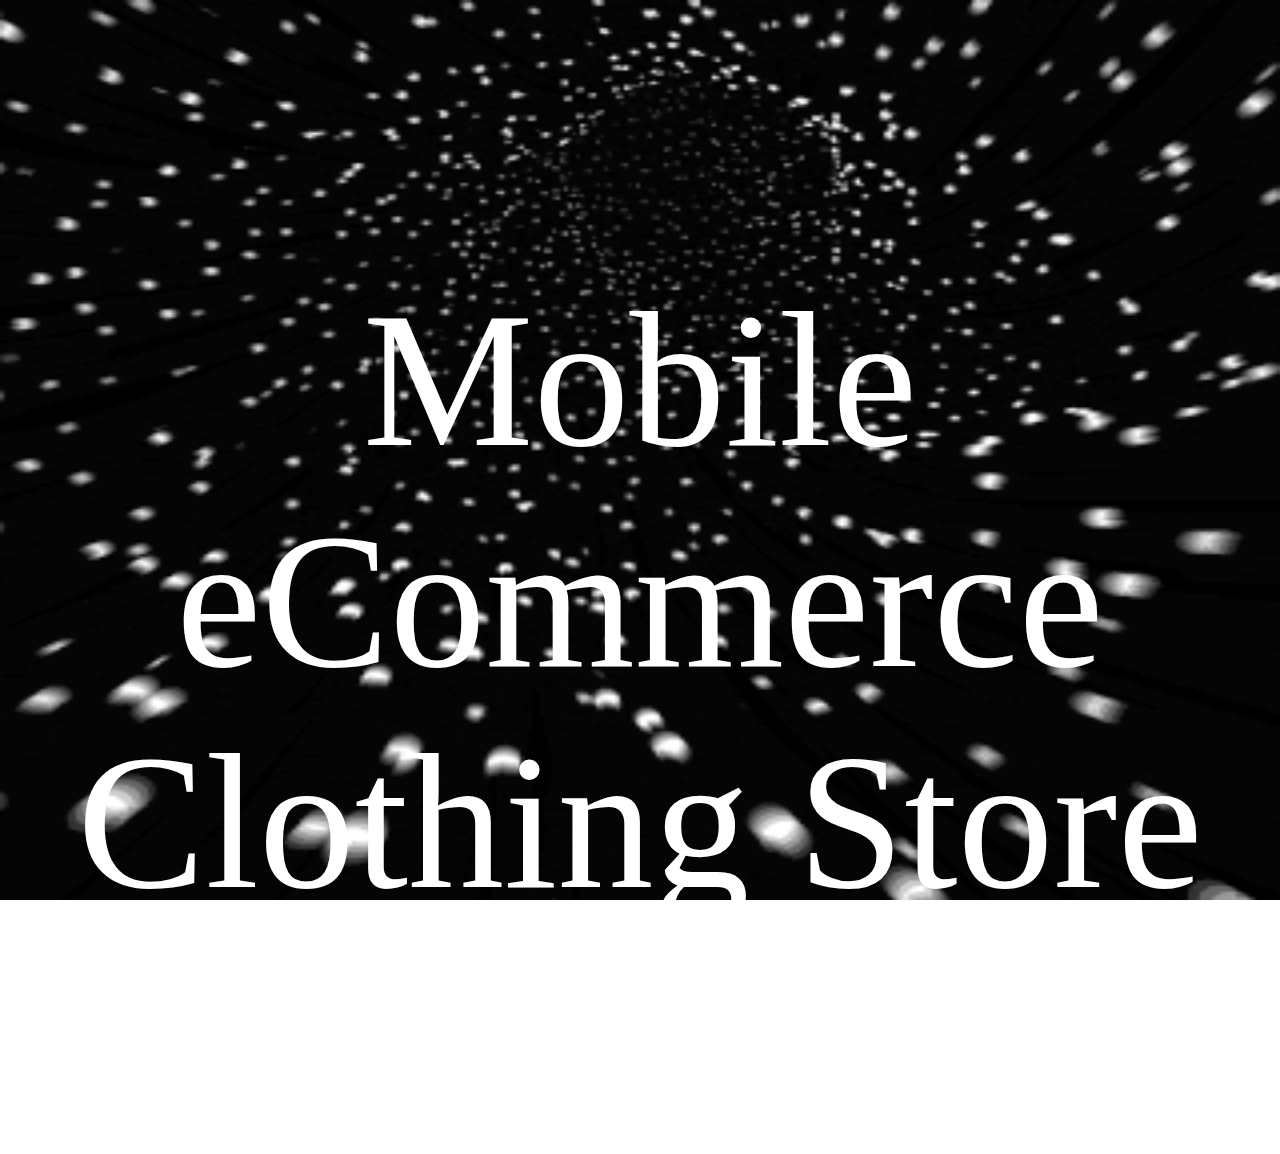
<file: index.html>
<!DOCTYPE html>
<html lang="en">
<head>
    <meta charset="UTF-8">
    <meta name="viewport" content="width=device-width, initial-scale=1.0">
    <title>Document</title>
    <link rel="stylesheet" href="src/css/style.css">
</head>
<body>
    <a class="link" href="src/views/home.html">Mobile eCommerce Clothing Store App</a>
</body>
</html>
</file>
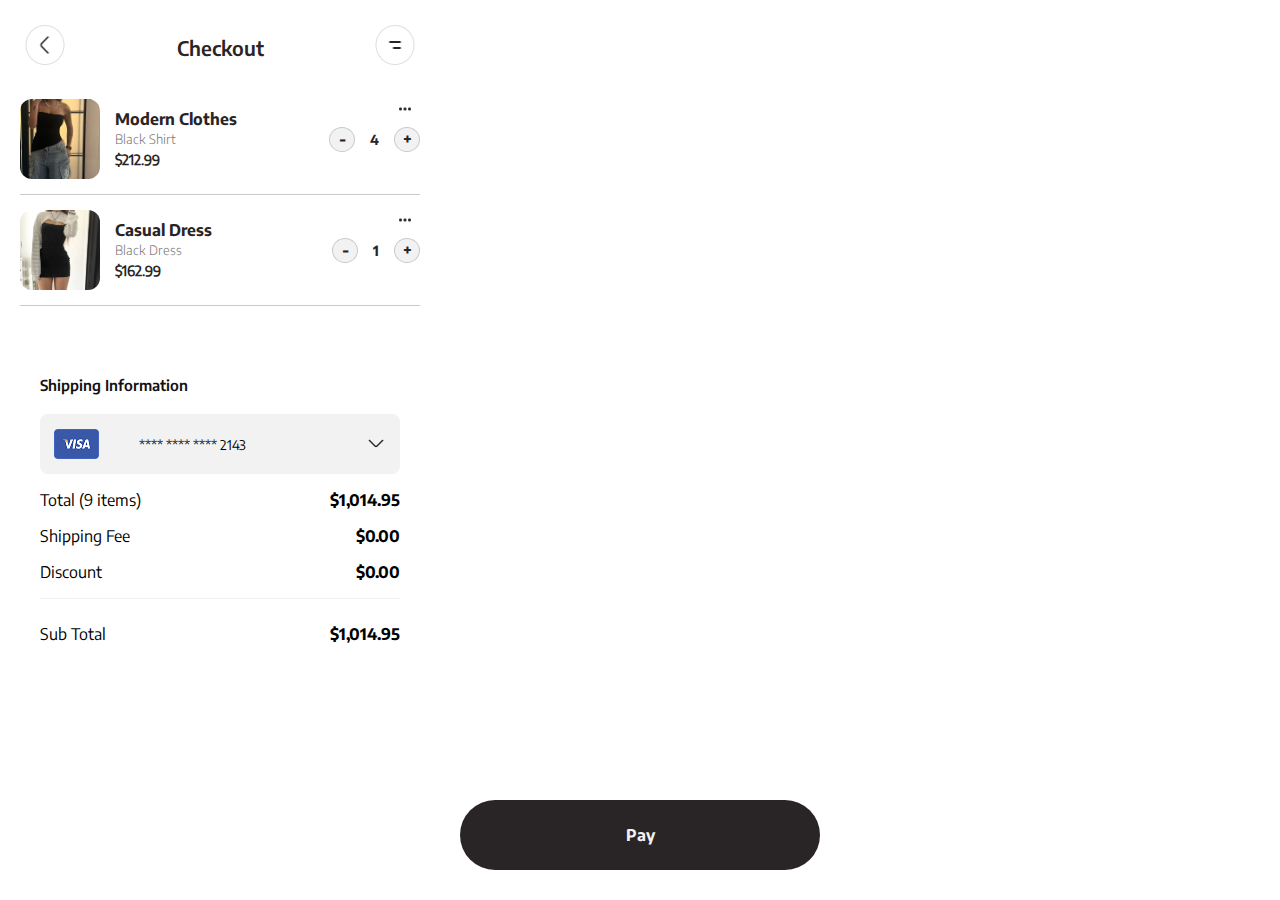
<file: src/views/checkout.html>
<!DOCTYPE html>
<html lang="en">
<head>
    <meta charset="UTF-8">
    <meta name="viewport" content="width=device-width, initial-scale=1.0">
    <title>App de Ecommerce de Ropa</title>
    <link rel="stylesheet" href="../css/checkout.css">
</head>
<body>
    <div class="checkout-container">
        <header>
            <a href="../views/detail.html" class="back-btn">
                <img src="../storage/img/checkout/back_arrow.png" alt="Back">
            </a>
            <h1>Checkout</h1>
            <a href="../views/home.html" class="menu-btn">
                <img src="../storage/img/checkout/menu.png" alt="Back">
            </a>
        </header>
    <div class="cart-items">
        <div class="item">
            <img src="../storage/img/checkout/product1.png" alt="Modern clothes">
            <div class="details">
                <h2>Modern Clothes</h2>
                <p>Black Shirt</p>
                <span class="price">$212.99</span>
            </div>
            <div class="quantity">
                <button>-</button>
                <span>4</span>
                <button>+</button>
            </div>
            <button class="options-btn">
                <img src="../storage/img/checkout/points.png" alt="Options">
            </button>
        </div>
        <div class="item">
            <img src="../storage/img/checkout/product2.png" alt="Casual Dress">
            <div class="details">
                <h2>Casual Dress</h2>
                <p>Black Dress</p>
                <span class="price">$162.99</span>
            </div>
            <div class="quantity">
                <button>-</button>
                <span>1</span>
                <button>+</button>
            </div>
            <button class="options-btn">
                <img src="../storage/img/checkout/points.png" alt="Options">
            </button>
        </div>
        <main class="main_content">
            <div class="content_wrapper">
            </div>
            <section class="shipping_information">
                <h1 class="main_section_title">Shipping Information</h1>
    
                <section class="payment_section">
                    <button class="payment_button">
                        <img src="../storage/img/checkout/visa.png" alt="Credit Card">
                        <div class="payment_button_credit">
                            <span>**** **** **** 2143</span>
                        </div>
                        <label class="custom_checkbox">
                            <img src="../storage/img/checkout/down_arrow.png" alt="">
                            <span class="checkmark"></span>
                        </label>
                    </button>
                    
                <div class="order-item">
                    <span>Total (9 items)</span>
                    <span>$1,014.95</span>
                </div>

                <div class="order-item">
                    <span>Shipping Fee</span>
                    <span>$0.00</span>
                </div>

                <div class="order-item">
                    <span>Discount</span>
                    <span>$0.00</span>
                </div>

                <div class="divider"></div>

                <div class="order-item-total">
                    <span>Sub Total</span>
                    <span>$1,014.95</span>
                </div>
            </section>
        </section>
    </main>
    <footer class="footer_section">
        <a href="Pop-up-messange.html" class="pay_now_button">Pay</a>
    </footer>
</body>
</html>
</file>
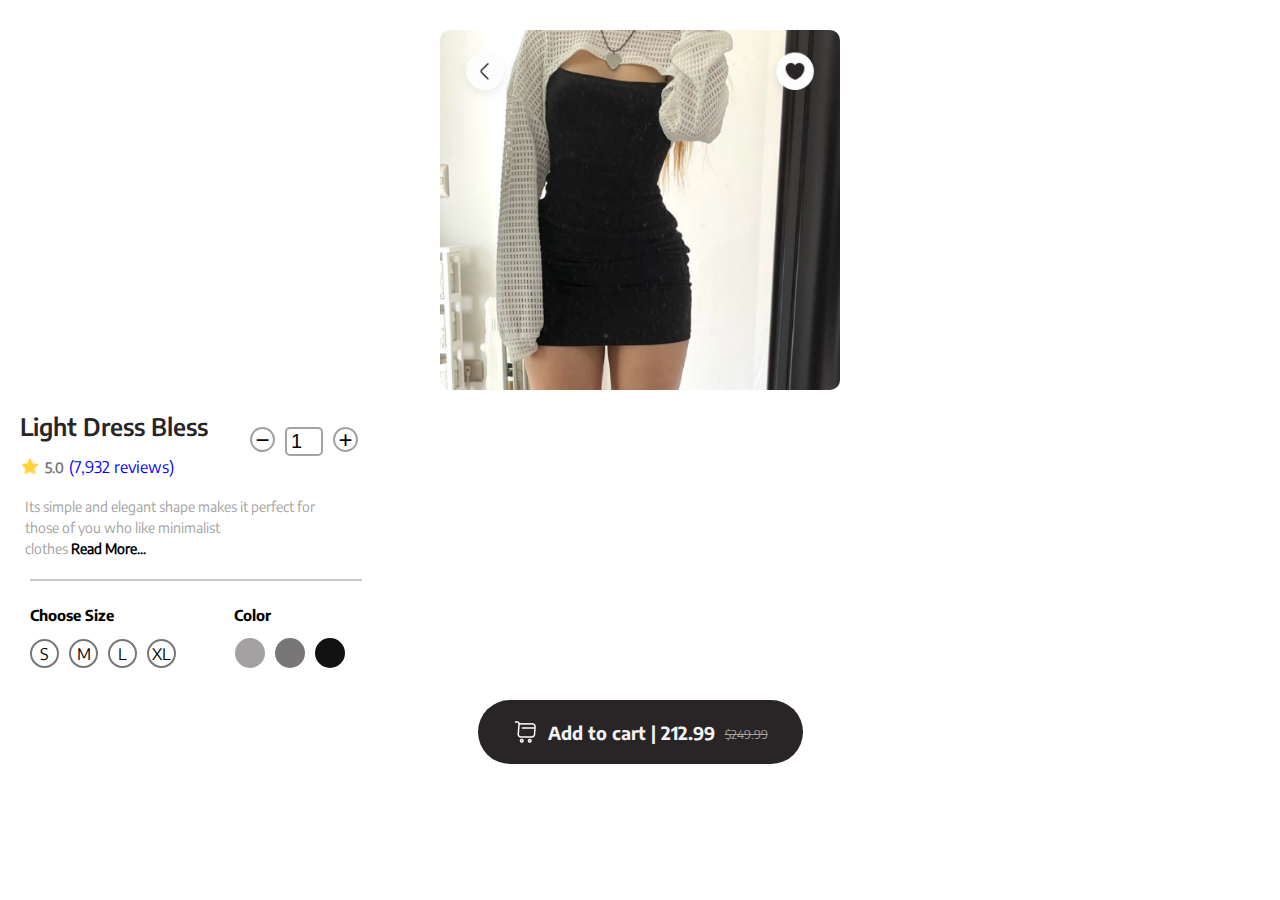
<file: src/views/detail.html>
<!DOCTYPE html>
<html lang="en">
<head>
    <meta charset="UTF-8">
    <meta name="viewport" content="width=device-width, initial-scale=1.0">
    <title>App de Ecommerce de Ropa</title>
    <link rel="stylesheet" href="../css/detail.css">
</head>
<body>
    <div class="container">
        <div class="image-container">
            <img src="../storage/img/detail/Back.png" alt="Back" class="icon back-icon">
            <img src="../storage/img/detail/heart.png" alt="Favorite" class="icon heart-icon">
            <img src="../storage/img/detail/product3.png" alt="Light Dress Bless" class="product-image">
        </div>
    </div>
</div>
<div class="content">
    <h1>Light Dress Bless</h1>
    <div class="rating">
        <img src="../storage/img/detail/star.png" alt="Star" class="star">
        <span class="rating-value">5.0</span>
        <a href="#" class="reviews">(7,932 reviews)</a>
    </div>
    <div class="counter-container">
        <button class="button">−</button>
        <input type="number" value="1" min="0" class="count">
        <button class="button">+</button>
    </div>
    <p class="description">
        Its simple and elegant shape makes it perfect for <br>those of you who like minimalist <br> clothes
        <a href="#" class="read-more">Read More...</a>
    </p>
    <hr>
    <div class="Options">
        <p>Choose Size</p>
        <p>Color</p>
    </div>
    <div class="size-container">
        <input type="radio" id="size-s" name="size" class="size-input">
        <label for="size-s" class="size-label">S</label>
        <input type="radio" id="size-m" name="size" class="size-input">
        <label for="size-m" class="size-label">M</label>
        <input type="radio" id="size-l" name="size" class="size-input">
        <label for="size-l" class="size-label">L</label>
        <input type="radio" id="size-xl" name="size" class="size-input">
        <label for="size-xl" class="size-label">XL</label>
    </div>
    <div class="color-container">
        <input type="radio" id="color1" name="color" class="color-input">
        <label for="color1" class="color-label color-gray"></label>
        <input type="radio" id="color2" name="color" class="color-input">
        <label for="color2" class="color-label color-darkgray"></label>
        <input type="radio" id="color3" name="color" class="color-input">
        <label for="color3" class="color-label color-black"></label>
    </div>
    <footer>
        <section class="total-price">
            <a href="../views/checkout.html">
                <img src="../storage/img/detail/Main_Icon.png" alt=""> Add to cart | 212.99 <samp>$249.99</samp>
            </a>
        </section>
    </footer>
</body>
</html>
</file>
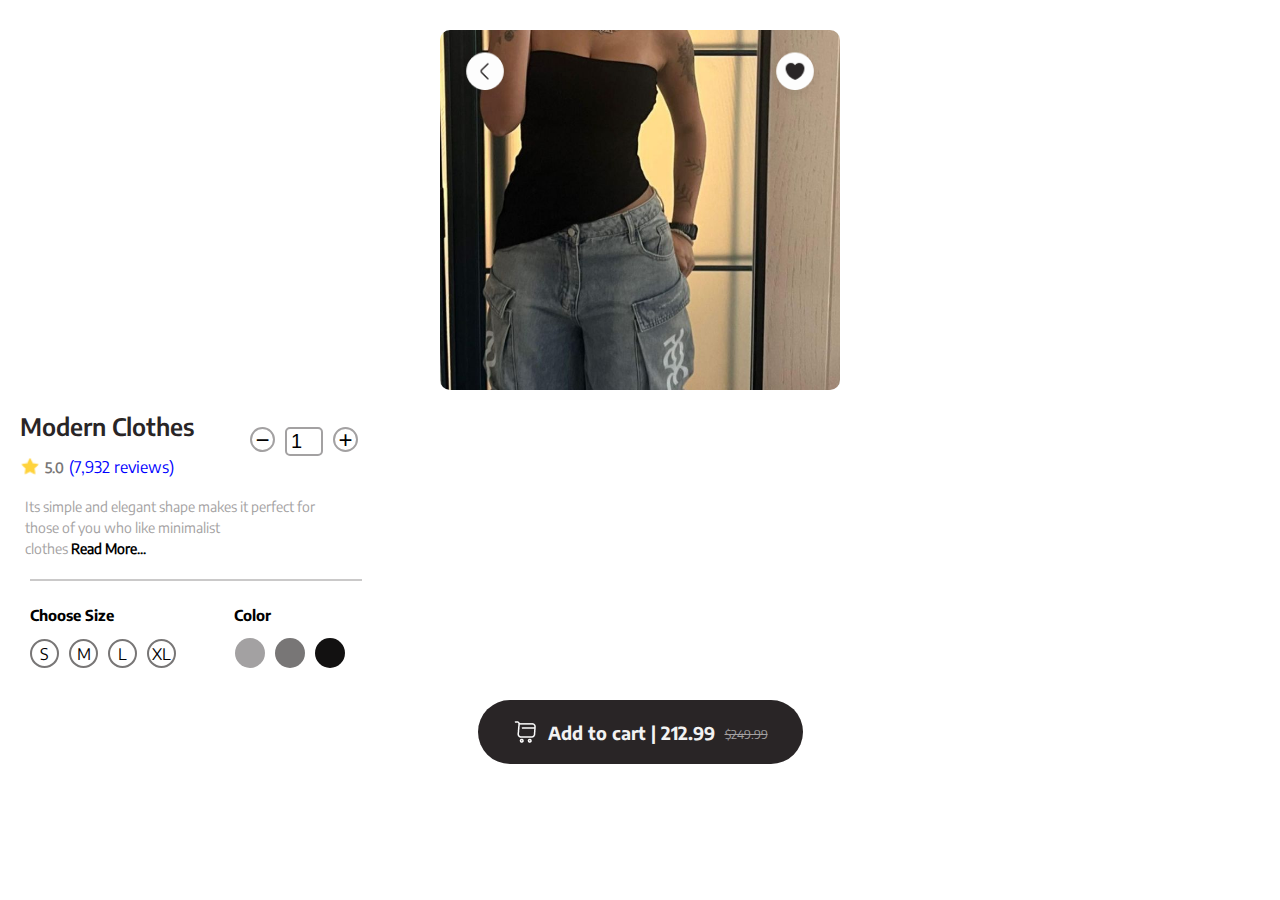
<file: src/views/detail1.html>
<!DOCTYPE html>
<html lang="en">
<head>
    <meta charset="UTF-8">
    <meta name="viewport" content="width=device-width, initial-scale=1.0">
    <title>App de Ecommerce de Ropa</title>
    <link rel="stylesheet" href="../css/detail1.css">
</head>
<body>
    <div class="container">
        <div class="image-container">
            <img src="../storage/img/detail/Back.png" alt="Back" class="icon back-icon">
            <img src="../storage/img/detail/heart.png" alt="Favorite" class="icon heart-icon">
            <img src="../storage/img/detail/product1.png" alt="Modern Clothes" class="product-image">
        </div>
    </div>
</div>
<div class="content">
    <h1>Modern Clothes</h1>
    <div class="rating">
        <img src="../storage/img/detail/star.png" alt="Star" class="star">
        <span class="rating-value">5.0</span>
        <a href="#" class="reviews">(7,932 reviews)</a>
    </div>
    <div class="counter-container">
        <button class="button">−</button>
        <input type="number" value="1" min="0" class="count">
        <button class="button">+</button>
    </div>
    <p class="description">
        Its simple and elegant shape makes it perfect for <br>those of you who like minimalist <br> clothes
        <a href="#" class="read-more">Read More...</a>
    </p>
    <hr>
    <div class="Options">
        <p>Choose Size</p>
        <p>Color</p>
    </div>
    <div class="size-container">
        <input type="radio" id="size-s" name="size" class="size-input">
        <label for="size-s" class="size-label">S</label>
        <input type="radio" id="size-m" name="size" class="size-input">
        <label for="size-m" class="size-label">M</label>
        <input type="radio" id="size-l" name="size" class="size-input">
        <label for="size-l" class="size-label">L</label>
        <input type="radio" id="size-xl" name="size" class="size-input">
        <label for="size-xl" class="size-label">XL</label>
    </div>
    <div class="color-container">
        <input type="radio" id="color1" name="color" class="color-input">
        <label for="color1" class="color-label color-gray"></label>
        <input type="radio" id="color2" name="color" class="color-input">
        <label for="color2" class="color-label color-darkgray"></label>
        <input type="radio" id="color3" name="color" class="color-input">
        <label for="color3" class="color-label color-black"></label>
    </div>
    <footer>
        <section class="total-price">
            <a href="../views/checkout.html">
                <img src="../storage/img/detail/Main_Icon.png" alt=""> Add to cart | 212.99 <samp>$249.99</samp>
            </a>
        </section>
    </footer>
</body>
</html>
</file>
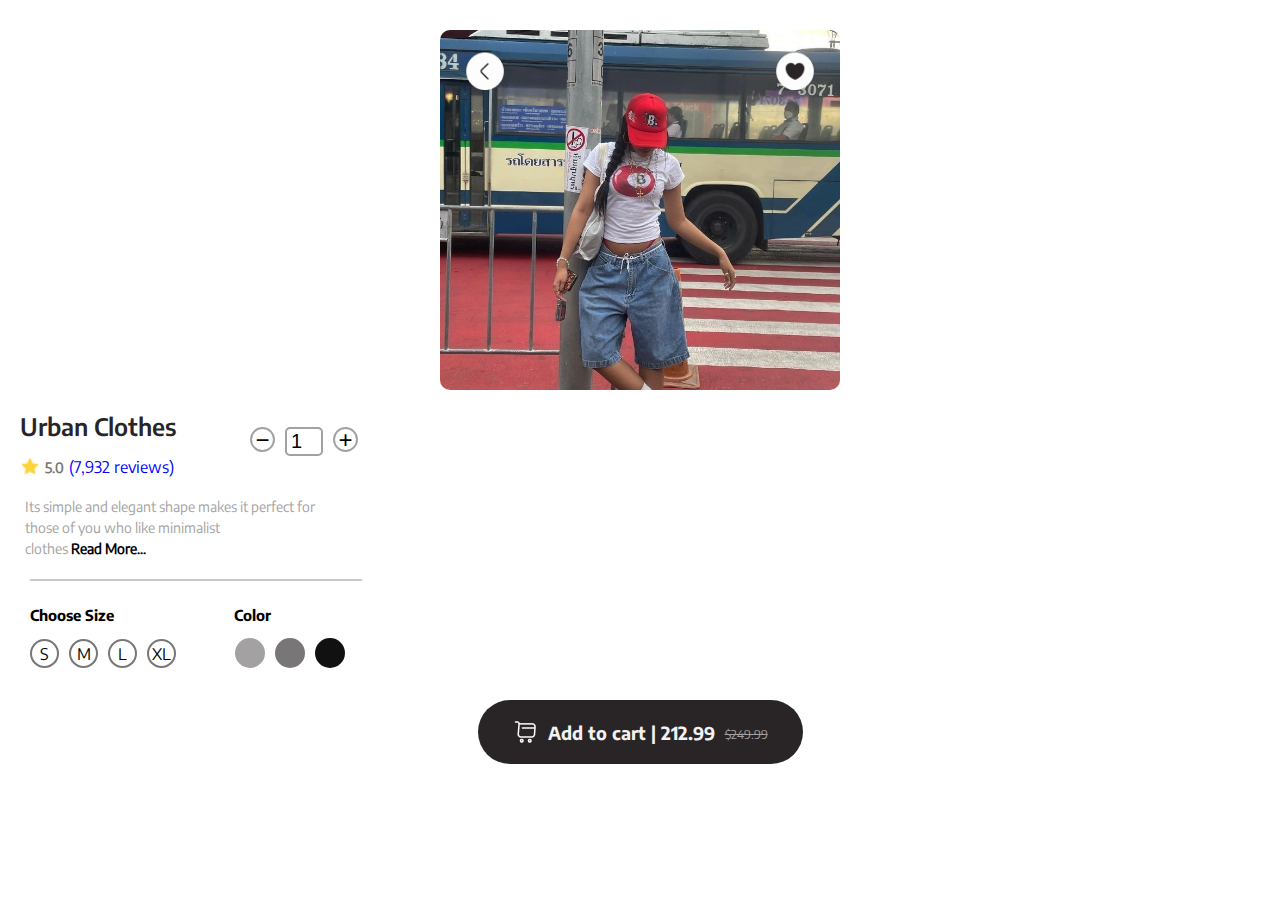
<file: src/views/detail2.html>
<!DOCTYPE html>
<html lang="en">
<head>
    <meta charset="UTF-8">
    <meta name="viewport" content="width=device-width, initial-scale=1.0">
    <title>App de Ecommerce de Ropa</title>
    <link rel="stylesheet" href="../css/detail2.css">
</head>
<body>
    <div class="container">
        <div class="image-container">
            <img src="../storage/img/detail/Back.png" alt="Back" class="icon back-icon">
            <img src="../storage/img/detail/heart.png" alt="Favorite" class="icon heart-icon">
            <img src="../storage/img/detail/product2.png" alt="Urban Clothes" class="product-image">
        </div>
    </div>
</div>
<div class="content">
    <h1>Urban Clothes</h1>
    <div class="rating">
        <img src="../storage/img/detail/star.png" alt="Star" class="star">
        <span class="rating-value">5.0</span>
        <a href="#" class="reviews">(7,932 reviews)</a>
    </div>
    <div class="counter-container">
        <button class="button">−</button>
        <input type="number" value="1" min="0" class="count">
        <button class="button">+</button>
    </div>
    <p class="description">
        Its simple and elegant shape makes it perfect for <br>those of you who like minimalist <br> clothes
        <a href="#" class="read-more">Read More...</a>
    </p>
    <hr>
    <div class="Options">
        <p>Choose Size</p>
        <p>Color</p>
    </div>
    <div class="size-container">
        <input type="radio" id="size-s" name="size" class="size-input">
        <label for="size-s" class="size-label">S</label>
        <input type="radio" id="size-m" name="size" class="size-input">
        <label for="size-m" class="size-label">M</label>
        <input type="radio" id="size-l" name="size" class="size-input">
        <label for="size-l" class="size-label">L</label>
        <input type="radio" id="size-xl" name="size" class="size-input">
        <label for="size-xl" class="size-label">XL</label>
    </div>
    <div class="color-container">
        <input type="radio" id="color1" name="color" class="color-input">
        <label for="color1" class="color-label color-gray"></label>
        <input type="radio" id="color2" name="color" class="color-input">
        <label for="color2" class="color-label color-darkgray"></label>
        <input type="radio" id="color3" name="color" class="color-input">
        <label for="color3" class="color-label color-black"></label>
    </div>
    <footer>
        <section class="total-price">
            <a href="../views/checkout.html">
                <img src="../storage/img/detail/Main_Icon.png" alt=""> Add to cart | 212.99 <samp>$249.99</samp>
            </a>
        </section>
    </footer>
</body>
</html>
</file>
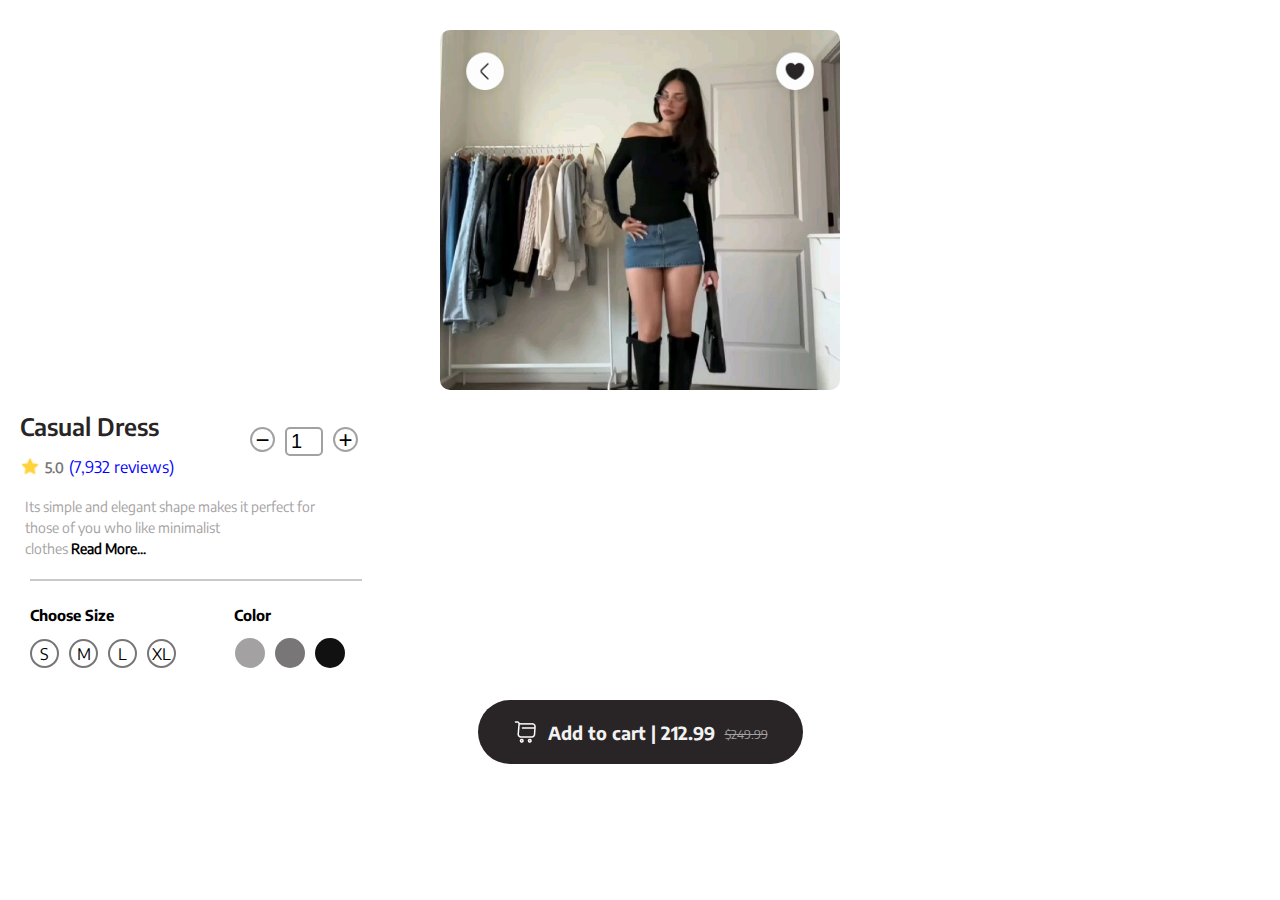
<file: src/views/detail3.html>
<!DOCTYPE html>
<html lang="en">
<head>
    <meta charset="UTF-8">
    <meta name="viewport" content="width=device-width, initial-scale=1.0">
    <title>App de Ecommerce de Ropa</title>
    <link rel="stylesheet" href="../css/detail3.css">
</head>
<body>
    <div class="container">
        <div class="image-container">
            <img src="../storage/img/detail/Back.png" alt="Back" class="icon back-icon">
            <img src="../storage/img/detail/heart.png" alt="Favorite" class="icon heart-icon">
            <img src="../storage/img/detail/product4.png" alt="Casual Dress" class="product-image">
        </div>
    </div>
</div>
<div class="content">
    <h1>Casual Dress</h1>
    <div class="rating">
        <img src="../storage/img/detail/star.png" alt="Star" class="star">
        <span class="rating-value">5.0</span>
        <a href="#" class="reviews">(7,932 reviews)</a>
    </div>
    <div class="counter-container">
        <button class="button">−</button>
        <input type="number" value="1" min="0" class="count">
        <button class="button">+</button>
    </div>
    <p class="description">
        Its simple and elegant shape makes it perfect for <br>those of you who like minimalist <br> clothes
        <a href="#" class="read-more">Read More...</a>
    </p>
    <hr>
    <div class="Options">
        <p>Choose Size</p>
        <p>Color</p>
    </div>
    <div class="size-container">
        <input type="radio" id="size-s" name="size" class="size-input">
        <label for="size-s" class="size-label">S</label>
        <input type="radio" id="size-m" name="size" class="size-input">
        <label for="size-m" class="size-label">M</label>
        <input type="radio" id="size-l" name="size" class="size-input">
        <label for="size-l" class="size-label">L</label>
        <input type="radio" id="size-xl" name="size" class="size-input">
        <label for="size-xl" class="size-label">XL</label>
    </div>
    <div class="color-container">
        <input type="radio" id="color1" name="color" class="color-input">
        <label for="color1" class="color-label color-gray"></label>
        <input type="radio" id="color2" name="color" class="color-input">
        <label for="color2" class="color-label color-darkgray"></label>
        <input type="radio" id="color3" name="color" class="color-input">
        <label for="color3" class="color-label color-black"></label>
    </div>
    <footer>
        <section class="total-price">
            <a href="../views/checkout.html">
                <img src="../storage/img/detail/Main_Icon.png" alt=""> Add to cart | 212.99 <samp>$249.99</samp>
            </a>
        </section>
    </footer>
</body>
</html>
</file>
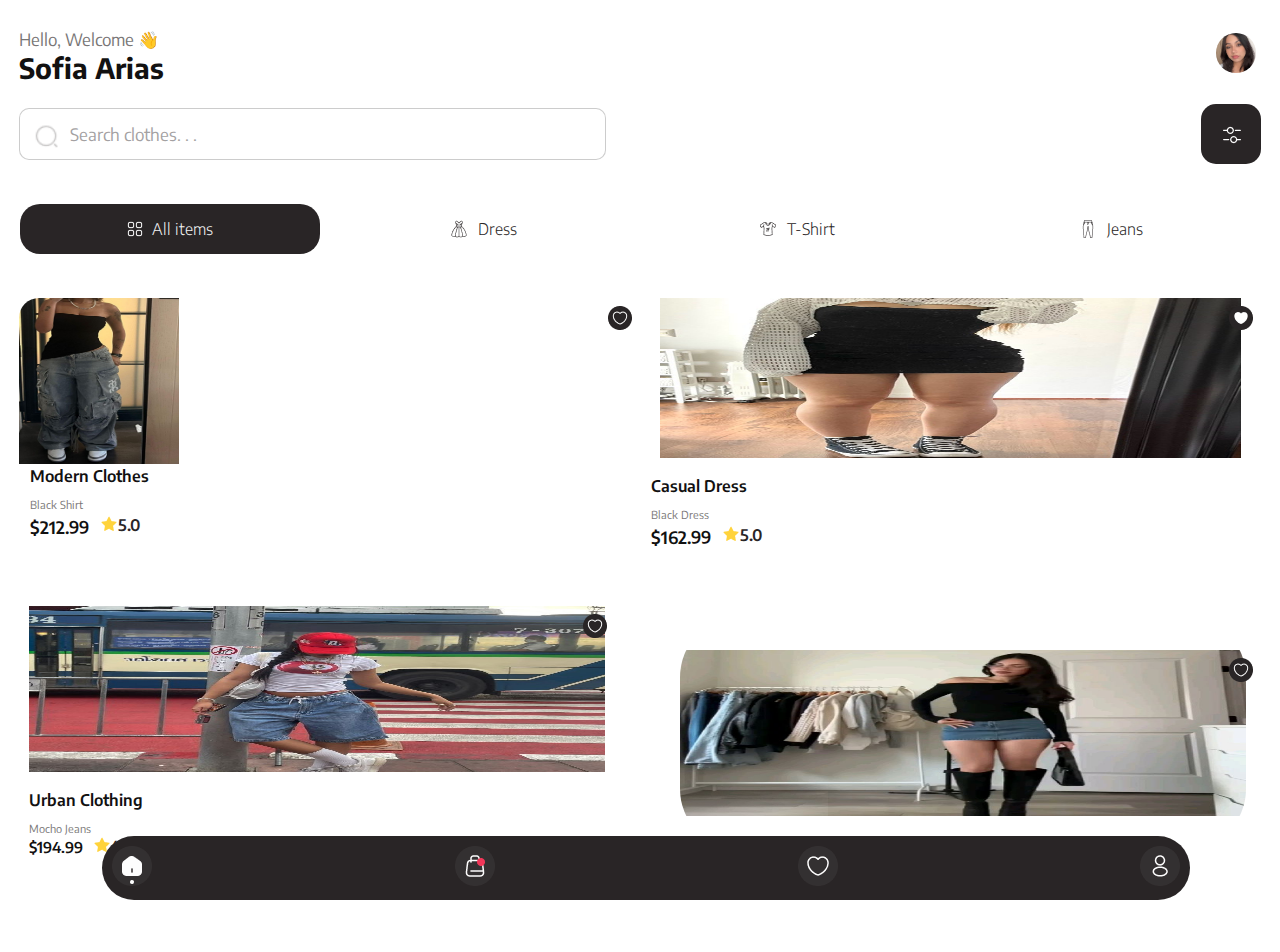
<file: src/views/home.html>
<!DOCTYPE html>
<html lang="en">
<head>
    <meta charset="UTF-8">
    <meta name="viewport" content="width=device-width, initial-scale=1.0">
    <title>Home</title>
    <link rel="stylesheet" href="../css/home.css">
</head>
<body>
    <header class="header">
        <div class="user-info">
            <h3>Hello, Welcome 👋</h3>
            <h1>Sofia Arias</h1>
        </div>
        <img src="../storage/img/home/header/user.png" alt="User Profile" class="profile-pic">
    </header>
    <nav class="nav__busqueda">
        <form class="form__busqueda" action="?" method="get">
            <div class="input__logo">
                <input type="text" name="search" placeholder="Search clothes. . .">
            </div>
            <div class="input__filtro">
                <input type="submit" value="">
            </div>
        </form>
        <ul class="nav__categoria">
            <li class="select"><img src="../storage/img/home/category/all_icon.png" alt=""><a href="#">All items</a></li>
            <li><img src="../storage/img/home/category/dress_icon.png" alt=""><a href="#">Dress</a></li>
            <li><img src="../storage/img/home/category/shirt_icon.png" alt=""><a href="#">T-Shirt</a></li>
            <li><img src="../storage/img/home/category/jeans_icon.png" alt=""><a href="#">Jeans</a></li>
        </ul>
    </nav>
    <main>
        <section class="section__productos">
            <article class="article__contenedora">
                <a href="../views/detail1.html" src="../storage/img/home/shop/model1.png"></a>
                <div class="icono__reacciones">
                    <img src="../storage/img/home/shop/heart1.png" alt="Favorito">
                </div>
                <div class="info__producto">
                    <strong>Modern Clothes</strong>
                    <p> Black Shirt</p>
                    <div class="contenedor__precio">
                        <span class="precio__producto">$212.99</span> 
                        <div class="reacciones__producto">
                            <img src="../storage/img/home/shop/Start.png">
                            <label>5.0</label>
                        </div>
                    </div>
                </div>
            </article>
            <article class="article__contenedora">
                <a href="../views/detail.html"><img src="../storage/img/home/shop/model2.png"></a>
                <div class="icono__reacciones">
                    <img src="../storage/img/home/shop/heart2.png" alt="Favorito">
                </div>
                <div class="info__producto">
                    <strong>Casual Dress</strong>
                    <p>Black Dress</p>
                    <div class="contenedor__precio">
                        <span class="precio__producto">$162.99</span> 
                        <div class="reacciones__producto">
                            <img src="../storage/img/home/shop/Start.png">
                            <label>5.0</label>
                        </div>
                    </div>
                </div>
            </article>
            <article class="article__contenedora">
                <a href="../views/detail2.html"><img src="../storage/img/home/shop/model3.png"></a>
                <div class="icono__reacciones">
                    <img src="../storage/img/home/shop/heart1.png" alt="Favorito">
                </div>
                <div class="info__producto">
                    <strong>Urban Clothing</strong>
                    <p>Mocho Jeans</p>
                    <div class="contenedor__precio">
                        <span class="precio__producto">$194.99</span> 
                        <div class="reacciones__producto">
                            <img src="../storage/img/home/shop/Start.png">
                            <label>4.8</label>
                        </div>
                    </div>
                </div>
            </article>
            <article class="article__contenedora">
                <a href="../views/detail3.html"><img src="../storage/img/home/shop/model4.png"></a>
                <div class="icono__reacciones">
                    <img src="../storage/img/home/shop/heart1.png" alt="Favorito">
                </div>
                <div class="info__producto">
                    <strong>Elegant Clothes</strong>
                    <p>Casual Dress</p>
                    <div class="contenedor__precio">
                        <span class="precio__producto">$122.99</span> 
                        <div class="reacciones__producto">
                            <img src="../storage/img/home/shop/Start.png">
                            <label>4.8</label>
                        </div>
                    </div>
                </div>
            </article>
        </section>
    </main>
    <footer>
        <div class="footer_shadow">
            <img src="../storage/img/home/icon/Shadow.png" alt="Shadow">
        </div>
        <div class="footer_icon">
            <a href="../views/home.html">
                <img class="social-icon" src="../storage/img/home/icon/icon_home.png" alt="Home">
            </a>
            <a href="../views/detail.html">
                <img class="social-icon" src="../storage/img/home/icon/icon_cart.png" alt="Cart">
            </a>
            <a href="../vies">
                <img class="social-icon" src="../storage/img/home/icon/icon_favourite.png" alt="Favourite">
            </a>
            <a href="">
                <img class="social-icon" src="../storage/img/home/icon/icon_account.png" alt="">
            </a>
        </div>
    </footer>
</body>
</html>
</file>
<file: src/css/style.css>
@import url(variables.css);
*{
    margin: 0;
    padding: 0;
    box-sizing: border-box;
}

body{
    background-image: url(../storage/img/portada.gif);
    background-repeat: no-repeat;
    background-size: 100vw 100vh;
}

.link{
    display: flex;
    font-family: "a";
    font-size: 15vw;
    text-decoration: none;
    color: var(--color-6);
    text-align: center;
    margin-top: 30vh;
}
</file>
<file: src/css/checkout.css>
@import url(variables.css);

body {
    font-family: "EncodeSans-Regular", sans-serif;
    margin: 0;
    padding: 0;
}

.checkout-container {
    width: 90%;
    max-width: 400px;
    padding: 20px;
    border-radius: 15px;
}

header {
    display: flex;
    justify-content: space-between;
    align-items: center;
    margin-bottom: 10px;
}

header h1 {
    font-family: "EncodeSans-SemiBold";
    font-size: 20px;
    color: var(--color-1);
}

.back-btn, .menu-btn {
    background: none;
    border: none;
    cursor: pointer;
    padding: 5px;
}

.back-btn img, .menu-btn img {
    width: 40px;
    height: 40px;
}

.cart-items {
    margin-bottom: 20px;
}

.item {
    display: flex;
    align-items: center;
    justify-content: space-between;
    padding: 15px 0;
    border-bottom: 1px solid var(--color-7);
    position: relative;
}

.item img {
    width: 80px;
    height: 80px;
    border-radius: 12px;
    object-fit: cover;
    object-position: top;
}

.details {
    flex-grow: 1;
    margin-left: 15px;
}

.details h2 {
    font-family: "EncodeSans-Bold";
    font-size: 16px;
    margin: 0;
    color: var(--color-1);
}

.details p {
    font-family: "EncodeSans-Medium";
    font-size: 13px;
    color: var(--color-2);
    margin: 2px 0;
}

.price {
    font-size: 14px;
    font-weight: bold;
    color: var(--color-1);
    margin-top: 5px;
}

.quantity {
    display: flex;
    align-items: center;
    gap: 10px;
}

.quantity button {
    background: var(--color-4);
    border: 1px solid var(--color-7);
    padding: 8px 12px; 
    cursor: pointer;
    font-size: 16px;
    border-radius: 50%; 
    font-family: "EncodeSans-Bold";
    color: var(--color-1);
    width: 25px; 
    height: 25px; 
    display: flex;
    justify-content: center;
    align-items: center;
}

.quantity span {
    margin: 0 5px;
    font-family: "EncodeSans-Bold";
    font-size: 14px;
    color: var(--color-1);
}

.options-btn {
    background: none;
    border: none;
    cursor: pointer;
    position: absolute;
    top: 5px;  
    right: 0px; 
    display: flex;
    align-items: center;
}

.options-btn img {
    width: 18px;
    height: 18px;
    margin-top: 10px;
}

/* Main content */
.main_content {
    display: flex;
    flex-direction: column;
    flex-grow: 1;
}

.content_wrapper {
    margin-top: 40px; 
}

/* Sección de Shipping Information */
.shipping_information {
    background-color: white;
    padding: 20px;
}

.main_section_title {
    font-size: 15px;
    font-family: "EncodeSans-SemiBold";
    color: var(--color-5);
    margin-bottom: 20px;
}

.order-item,
.order-item-total {
    display: flex;
    justify-content: space-between;
    font-size: 16px;
    margin-bottom: 16px;
}
.order-item span:first-child, 
.order-item-total span:first-child {
    font-family: "EncodeSans-Regular"; 
}


.order-item span:last-child, 
.order-item-total span:last-child {
    font-family: "EncodeSans-Bold"; 
}

.divider {
    height: 1px;
    background-color: var(--color-4);
    margin: 14.5px 0 24.5px 0;
}


.payment_button {
    display: flex;
    align-items: center;
    justify-content: space-between ;
    width: 100%;
    height: 60px;
    padding: 0 14px;
    border: none;
    border-radius: 8px;
    background-color: var(--color-4);
    cursor: pointer;
    margin-bottom: 16px;   
}

.payment_button_credit {
    display: flex;
    align-items: center;
    margin-left: -80px; 
}

.payment_button_credit span {
    font-family: "EncodeSans-Regular"; 
}

.footer_section {
    width: 100%;
    position: fixed;
    bottom: 0;
    background-color: white;
    display: flex;
    justify-content: center;
}

.pay_now_button {
    background-color: var(--color-1);
    color: var(--color-4);
    padding: 10px 30px;
    border-radius: 40px;
    cursor: pointer;
    font-size: 16px;
    width: 300px;
    height:50px;
    display: flex;
    margin-bottom: 30px;
    margin-left: -40px;
    align-items: center;
    justify-content: center;
    text-decoration: none;
    font-family: "EncodeSans-Bold";
}
</file>
<file: src/css/detail.css>
@import url(variables.css);

body {
    font-family: "EncodeSans-Regular", sans-serif;
    margin: 0;
    padding: 0;
}

.container {
    width: 90%;
    max-width: 400px;
    margin: auto;
    padding: 20px;
    padding-top: 30px;
    border-radius: 10px;
}

.image-container {
    position: relative;
    width: 100%;
    max-height: 360px;
    display: flex;
    justify-content: center;
    align-items: center;
    overflow: hidden;
    border-radius: 10px;
}

.product-image {
    width: 100%;
    height: auto;
    object-fit: cover;
    border-radius: 10px;
}

.icon {
    position: absolute;
    width: 60px;
    height: 60px;
    cursor: pointer;
}

.back-icon {
    top: 15px;
    left: 15px;
}

.heart-icon {
    top: 15px;
    right: 15px;
}

.content {
    padding-left:20px;
    margin-top: -15px
}

h1 {
    font-size: 24px;
    color: var(--color-1);
    font-family: "EncodeSans-SemiBold";
}

.rating {
    display: flex;
    align-items: center;
    gap: 5px;
}

.star {
    width: 20px;
    height: 20px;
}

.rating-value {
    font-weight: bold;
    font-size: 14px;
    color: var(--color-2);
}

.reviews {
    color: blue;
    font-family: "EncodeSans-Regular";
    text-decoration: none;
}

.counter-container {
    display: flex;
    position: relative;
    margin-left: 230px;
    top: -50px;
    gap: 10px;
}

.button {
    width: 25px;
    height: 25px;
    border: 2px solid var(--color-3);
    border-radius: 50%;
    display: flex;
    justify-content: center;
    align-items: center;
    font-size: 24px;
    background-color:var(--color-6);
}

.button:hover {
    background-color:var(--color-2);
}
.number{
    color: var(--color-2);
    margin-top: 2px;
}

.count {
    width: 30px;
    text-align: center;
    font-size: 20px;
    border: 2px solid var(--color-3);
    border-radius: 5px;
}

.description {
    color: var(--color-3);
    font-size: 14px;
    padding-left: 5px;
    margin-top: -10px;
    line-height: 1.5;
    font-family: "EncodeSans-Regular";

}

.read-more {
    font-weight: bold;
    color: black;
    text-decoration: none;
}

hr {
    width: 330px;
    border: 1px solid var(--color-7);
    margin-top: 20px;
    margin-left: 10px;
}

.Options{
    display: flex;
    font-family:"EncodeSans-Bold";
    font-size: 15px;
    margin-top: 10px;
    margin-left: 10px;
    gap: 120px;
}
.size-container {
    display: flex;
    gap: 10px;
    align-items: center;
    margin-top: 0px;
    margin-left: 10px;
    justify-content: flex-start;
}

.size-input {
    display: none; 
}

.size-label {
    display: flex;
    justify-content: center;
    align-items: center;
    width: 25px; 
    height: 25px;
    border-radius: 50%;
    border: 2px solid var(--color-2);
    font-family:"EncodeSans-Regular";
    font-size: 16px;
}

.size-input:checked + .size-label {
    background-color: var(--color-5);
    color: var(--color-6);
    border-color: var(--color-5);
}

.color-container {
    display: flex;
    gap: 10px;
    margin-left: 215px;
    margin-top: -30px;
    justify-content: flex-start;
}

.color-input {
    display: none;
}

.color-label {
    width: 30px; 
    height: 30px;
    border-radius: 50%;
    display: inline-block;
    cursor: pointer;
}

.color-gray { background-color:var(--color-3); }
.color-darkgray { background-color: var(--color-2); }
.color-black { background-color: var(--color-5); }

.color-input:checked + .color-label {
    border: 2px solid var(--color-5);
}

.total-price {
    display: flex;
    justify-content: center;
    padding:0px 0px;
    position: fixed;
    top: 700px;
    left: 50%;
    transform: translateX(-50%);
    width: 100%;
}

.total-price a {
    display: flex;
    align-items: center;
    justify-content: center;
    gap: 10px;
    padding: 20px 35px;
    border-radius: 50px;
    background-color: var(--color-1);
    color: var(--color-4);
    font-family: "EncodeSans-Bold";
    font-size: 18px;
    text-decoration: none;
}
.total-price samp {
    background-color: var(--color-1);
    text-decoration: line-through;
    color: var(--color-3);
    padding-top: 5px;
    font-family: "EncodeSans-Regular";
    font-size: 12px;
}
</file>
<file: src/css/detail1.css>
@import url(variables.css);

body {
    font-family: "EncodeSans-Regular", sans-serif;
    margin: 0;
    padding: 0;
}

.container {
    width: 90%;
    max-width: 400px;
    margin: auto;
    padding: 20px;
    padding-top: 30px;
    border-radius: 10px;
}

.image-container {
    position: relative;
    width: 100%;
    max-height: 360px;
    display: flex;
    justify-content: center;
    align-items: center;
    overflow: hidden;
    border-radius: 10px;
}

.product-image {
    width: 100%;
    height: 450px;
    object-fit: cover;
    border-radius: 10px;
    object-position: top;
}

.icon {
    position: absolute;
    width: 60px;
    height: 60px;
    cursor: pointer;
}

.back-icon {
    top: 15px;
    left: 15px;
}

.heart-icon {
    top: 15px;
    right: 15px;
}

.content {
    padding-left:20px;
    margin-top: -15px
}

h1 {
    font-size: 24px;
    color: var(--color-1);
    font-family: "EncodeSans-SemiBold";
}

.rating {
    display: flex;
    align-items: center;
    gap: 5px;
}

.star {
    width: 20px;
    height: 20px;
}

.rating-value {
    font-weight: bold;
    font-size: 14px;
    color: var(--color-2);
}

.reviews {
    color: blue;
    font-family: "EncodeSans-Regular";
    text-decoration: none;
}

.counter-container {
    display: flex;
    position: relative;
    margin-left: 230px;
    top: -50px;
    gap: 10px;
}

.button {
    width: 25px;
    height: 25px;
    border: 2px solid var(--color-3);
    border-radius: 50%;
    display: flex;
    justify-content: center;
    align-items: center;
    font-size: 24px;
    background-color:var(--color-6);
}

.button:hover {
    background-color:var(--color-2);
}
.number{
    color: var(--color-2);
    margin-top: 2px;
}

.count {
    width: 30px;
    text-align: center;
    font-size: 20px;
    border: 2px solid var(--color-3);
    border-radius: 5px;
}

.description {
    color: var(--color-3);
    font-size: 14px;
    padding-left: 5px;
    margin-top: -10px;
    line-height: 1.5;
    font-family: "EncodeSans-Regular";

}

.read-more {
    font-weight: bold;
    color: black;
    text-decoration: none;
}

hr {
    width: 330px;
    border: 1px solid var(--color-7);
    margin-top: 20px;
    margin-left: 10px;
}

.Options{
    display: flex;
    font-family:"EncodeSans-Bold";
    font-size: 15px;
    margin-top: 10px;
    margin-left: 10px;
    gap: 120px;
}
.size-container {
    display: flex;
    gap: 10px;
    align-items: center;
    margin-top: 0px;
    margin-left: 10px;
    justify-content: flex-start;
}

.size-input {
    display: none; 
}

.size-label {
    display: flex;
    justify-content: center;
    align-items: center;
    width: 25px; 
    height: 25px;
    border-radius: 50%;
    border: 2px solid var(--color-2);
    font-family:"EncodeSans-Regular";
    font-size: 16px;
}

.size-input:checked + .size-label {
    background-color: var(--color-5);
    color: var(--color-6);
    border-color: var(--color-5);
}

.color-container {
    display: flex;
    gap: 10px;
    margin-left: 215px;
    margin-top: -30px;
    justify-content: flex-start;
}

.color-input {
    display: none;
}

.color-label {
    width: 30px; 
    height: 30px;
    border-radius: 50%;
    display: inline-block;
    cursor: pointer;
}

.color-gray { background-color:var(--color-3); }
.color-darkgray { background-color: var(--color-2); }
.color-black { background-color: var(--color-5); }

.color-input:checked + .color-label {
    border: 2px solid var(--color-5);
}

.total-price {
    display: flex;
    justify-content: center;
    padding:0px 0px;
    position: fixed;
    top: 700px;
    left: 50%;
    transform: translateX(-50%);
    width: 100%;
}

.total-price a {
    display: flex;
    align-items: center;
    justify-content: center;
    gap: 10px;
    padding: 20px 35px;
    border-radius: 50px;
    background-color: var(--color-1);
    color: var(--color-4);
    font-family: "EncodeSans-Bold";
    font-size: 18px;
    text-decoration: none;
}
.total-price samp {
    background-color: var(--color-1);
    text-decoration: line-through;
    color: var(--color-3);
    padding-top: 5px;
    font-family: "EncodeSans-Regular";
    font-size: 12px;
}
</file>
<file: src/css/detail2.css>
@import url(variables.css);

body {
    font-family: "EncodeSans-Regular", sans-serif;
    margin: 0;
    padding: 0;
}

.container {
    width: 90%;
    max-width: 400px;
    margin: auto;
    padding: 20px;
    padding-top: 30px;
    border-radius: 10px;
}

.image-container {
    position: relative;
    width: 100%;
    max-height: 360px;
    display: flex;
    justify-content: center;
    align-items: center;
    overflow: hidden;
    border-radius: 10px;
}

.product-image {
    width: 100%;
    height: 450px;
    object-fit: cover;
    border-radius: 10px;
    object-position: top;
}

.icon {
    position: absolute;
    width: 60px;
    height: 60px;
    cursor: pointer;
}

.back-icon {
    top: 15px;
    left: 15px;
}

.heart-icon {
    top: 15px;
    right: 15px;
}

.content {
    padding-left:20px;
    margin-top: -15px
}

h1 {
    font-size: 24px;
    color: var(--color-1);
    font-family: "EncodeSans-SemiBold";
}

.rating {
    display: flex;
    align-items: center;
    gap: 5px;
}

.star {
    width: 20px;
    height: 20px;
}

.rating-value {
    font-weight: bold;
    font-size: 14px;
    color: var(--color-2);
}

.reviews {
    color: blue;
    font-family: "EncodeSans-Regular";
    text-decoration: none;
}

.counter-container {
    display: flex;
    position: relative;
    margin-left: 230px;
    top: -50px;
    gap: 10px;
}

.button {
    width: 25px;
    height: 25px;
    border: 2px solid var(--color-3);
    border-radius: 50%;
    display: flex;
    justify-content: center;
    align-items: center;
    font-size: 24px;
    background-color:var(--color-6);
}

.button:hover {
    background-color:var(--color-2);
}
.number{
    color: var(--color-2);
    margin-top: 2px;
}

.count {
    width: 30px;
    text-align: center;
    font-size: 20px;
    border: 2px solid var(--color-3);
    border-radius: 5px;
}

.description {
    color: var(--color-3);
    font-size: 14px;
    padding-left: 5px;
    margin-top: -10px;
    line-height: 1.5;
    font-family: "EncodeSans-Regular";

}

.read-more {
    font-weight: bold;
    color: black;
    text-decoration: none;
}

hr {
    width: 330px;
    border: 1px solid var(--color-7);
    margin-top: 20px;
    margin-left: 10px;
}

.Options{
    display: flex;
    font-family:"EncodeSans-Bold";
    font-size: 15px;
    margin-top: 10px;
    margin-left: 10px;
    gap: 120px;
}
.size-container {
    display: flex;
    gap: 10px;
    align-items: center;
    margin-top: 0px;
    margin-left: 10px;
    justify-content: flex-start;
}

.size-input {
    display: none; 
}

.size-label {
    display: flex;
    justify-content: center;
    align-items: center;
    width: 25px; 
    height: 25px;
    border-radius: 50%;
    border: 2px solid var(--color-2);
    font-family:"EncodeSans-Regular";
    font-size: 16px;
}

.size-input:checked + .size-label {
    background-color: var(--color-5);
    color: var(--color-6);
    border-color: var(--color-5);
}

.color-container {
    display: flex;
    gap: 10px;
    margin-left: 215px;
    margin-top: -30px;
    justify-content: flex-start;
}

.color-input {
    display: none;
}

.color-label {
    width: 30px; 
    height: 30px;
    border-radius: 50%;
    display: inline-block;
    cursor: pointer;
}

.color-gray { background-color:var(--color-3); }
.color-darkgray { background-color: var(--color-2); }
.color-black { background-color: var(--color-5); }

.color-input:checked + .color-label {
    border: 2px solid var(--color-5);
}

.total-price {
    display: flex;
    justify-content: center;
    padding:0px 0px;
    position: fixed;
    top: 700px;
    left: 50%;
    transform: translateX(-50%);
    width: 100%;
}

.total-price a {
    display: flex;
    align-items: center;
    justify-content: center;
    gap: 10px;
    padding: 20px 35px;
    border-radius: 50px;
    background-color: var(--color-1);
    color: var(--color-4);
    font-family: "EncodeSans-Bold";
    font-size: 18px;
    text-decoration: none;
}
.total-price samp {
    background-color: var(--color-1);
    text-decoration: line-through;
    color: var(--color-3);
    padding-top: 5px;
    font-family: "EncodeSans-Regular";
    font-size: 12px;
}
</file>
<file: src/css/detail3.css>
@import url(variables.css);

body {
    font-family: "EncodeSans-Regular", sans-serif;
    margin: 0;
    padding: 0;
}

.container {
    width: 90%;
    max-width: 400px;
    margin: auto;
    padding: 20px;
    padding-top: 30px;
    border-radius: 10px;
}

.image-container {
    position: relative;
    width: 100%;
    max-height: 360px;
    display: flex;
    justify-content: center;
    align-items: center;
    overflow: hidden;
    border-radius: 10px;
}

.product-image {
    width: 100%;
    height: 450px;
    object-fit: cover;
    border-radius: 10px;
    object-position: top;
}

.icon {
    position: absolute;
    width: 60px;
    height: 60px;
    cursor: pointer;
}

.back-icon {
    top: 15px;
    left: 15px;
}

.heart-icon {
    top: 15px;
    right: 15px;
}

.content {
    padding-left:20px;
    margin-top: -15px
}

h1 {
    font-size: 24px;
    color: var(--color-1);
    font-family: "EncodeSans-SemiBold";
}

.rating {
    display: flex;
    align-items: center;
    gap: 5px;
}

.star {
    width: 20px;
    height: 20px;
}

.rating-value {
    font-weight: bold;
    font-size: 14px;
    color: var(--color-2);
}

.reviews {
    color: blue;
    font-family: "EncodeSans-Regular";
    text-decoration: none;
}

.counter-container {
    display: flex;
    position: relative;
    margin-left: 230px;
    top: -50px;
    gap: 10px;
}

.button {
    width: 25px;
    height: 25px;
    border: 2px solid var(--color-3);
    border-radius: 50%;
    display: flex;
    justify-content: center;
    align-items: center;
    font-size: 24px;
    background-color:var(--color-6);
}

.button:hover {
    background-color:var(--color-2);
}
.number{
    color: var(--color-2);
    margin-top: 2px;
}

.count {
    width: 30px;
    text-align: center;
    font-size: 20px;
    border: 2px solid var(--color-3);
    border-radius: 5px;
}

.description {
    color: var(--color-3);
    font-size: 14px;
    padding-left: 5px;
    margin-top: -10px;
    line-height: 1.5;
    font-family: "EncodeSans-Regular";

}

.read-more {
    font-weight: bold;
    color: black;
    text-decoration: none;
}

hr {
    width: 330px;
    border: 1px solid var(--color-7);
    margin-top: 20px;
    margin-left: 10px;
}

.Options{
    display: flex;
    font-family:"EncodeSans-Bold";
    font-size: 15px;
    margin-top: 10px;
    margin-left: 10px;
    gap: 120px;
}
.size-container {
    display: flex;
    gap: 10px;
    align-items: center;
    margin-top: 0px;
    margin-left: 10px;
    justify-content: flex-start;
}

.size-input {
    display: none; 
}

.size-label {
    display: flex;
    justify-content: center;
    align-items: center;
    width: 25px; 
    height: 25px;
    border-radius: 50%;
    border: 2px solid var(--color-2);
    font-family:"EncodeSans-Regular";
    font-size: 16px;
}

.size-input:checked + .size-label {
    background-color: var(--color-5);
    color: var(--color-6);
    border-color: var(--color-5);
}

.color-container {
    display: flex;
    gap: 10px;
    margin-left: 215px;
    margin-top: -30px;
    justify-content: flex-start;
}

.color-input {
    display: none;
}

.color-label {
    width: 30px; 
    height: 30px;
    border-radius: 50%;
    display: inline-block;
    cursor: pointer;
}

.color-gray { background-color:var(--color-3); }
.color-darkgray { background-color: var(--color-2); }
.color-black { background-color: var(--color-5); }

.color-input:checked + .color-label {
    border: 2px solid var(--color-5);
}

.total-price {
    display: flex;
    justify-content: center;
    padding:0px 0px;
    position: fixed;
    top: 700px;
    left: 50%;
    transform: translateX(-50%);
    width: 100%;
}

.total-price a {
    display: flex;
    align-items: center;
    justify-content: center;
    gap: 10px;
    padding: 20px 35px;
    border-radius: 50px;
    background-color: var(--color-1);
    color: var(--color-4);
    font-family: "EncodeSans-Bold";
    font-size: 18px;
    text-decoration: none;
}
.total-price samp {
    background-color: var(--color-1);
    text-decoration: line-through;
    color: var(--color-3);
    padding-top: 5px;
    font-family: "EncodeSans-Regular";
    font-size: 12px;
}
</file>
<file: src/css/home.css>
@import url(variables.css);

/* ============================ */
/*        Estilos Globales      */
/* ============================ */
* {
    padding: 0;
    margin: 0;
    box-sizing: border-box;
}


/* ============================ */
/*            Header            */
/* ============================ */
header {
    padding: 28px 19px 0;
    display: flex;
    justify-content: space-between;
}

.header__titulo {
    margin-top: 20px;
    display: flex;
    flex-direction: column;
}

header h1 {
    font-family: "EncodeSans-Bold";
    font-size: 28px;
    color: var(--color-5);
    font-weight: normal;    
}

.user-info h3 {
    font-family: "EncodeSans-Regular";
    font-size: 17px;
    font-weight: 400;
    color: var(--color-2);
}

header img {
    width: 40px;
    height: 40px;
    object-position: 40% 25%;
    border-radius: 50%;
    border: none;
    margin-top: 5px;
    margin-right: 5px;
}

/* ============================ */
/*         Navegación           */
/* ============================ */
.nav__busqueda {
    padding: -20px 19px 0;
}

.form__busqueda {
    padding: 19px 19px 40px;
    display: flex;
    align-items: center;
    gap: 8px;
    justify-content: space-between;
    overflow: hidden;
}

.input__logo {
    flex: 1;
    position: relative;
    display: flex;
    align-items: center;
    justify-content: flex-start;
}

.input__logo::before {
    content: url(../storage/img/home/header/search.png);
    position: absolute;
    padding-left: 16px;
    padding-top: 8px;
    transform: scale(1.2);
}

.form__busqueda input[type="text"] {
    flex: 1;
    width: 100%;
    max-width: 520px;
    height: 50px;
    font-family: "EncodeSans-Regular";
    font-size: 17px;
    outline: none;
    border-radius: 10px;
    border: 1px solid rgba(0, 0, 0, 0.2);
    padding: 0 15px 0 50px;
    box-sizing: content-box;
}

.form__busqueda input[type="text"]::placeholder {
    color: var(--color-3);
}

.input__filtro {
    display: flex;
    justify-content: center;
    align-items: center;
    position: relative;
}

.input__filtro::after { 
    content: url(../storage/img/home/header/menu_icon.png);
    width: 18px;
    height: 18px;
    object-fit: cover;
    position: absolute;
}

.form__busqueda input[type="submit"] {
    width: 60px;
    height: 60px;
    border: none;
    outline: none;
    border-radius: 15px;
    background: var(--color-1);
}

.nav__categoria {
    margin: 0 20px 0;
    display: flex;
    gap: 14px;
    overflow-x: scroll;
}

.nav__categoria li {
    list-style: none;
    border-radius: 20px;
    min-width: 120px;
    height: 50px;
    display: flex;
    justify-content: center;
    align-items: center;
    flex: 1;
}

.nav__categoria li img {
    margin-right: 9px;
}

.nav__categoria li a {
    text-decoration: none;
    font-family: "EncodeSans-Medium";
    color: var(--color-1);
    font-size: 16px;
}

li.select {
    background: var(--color-1);
}

li.select a,
li:active a {
    color: var(--color-4);
}

li:active {
    background: var(--color-1);
}

/* ============================ */
/*            Main              */
/* ============================ */
main {
    padding: 44px 19px 0;
}

.section__productos {
    display: flex;
    flex-wrap: wrap;
    justify-content: space-between;
}


.article__contenedora {
    width: 47%;
    height: 225px;
    margin-bottom: 5%;
    display: flex;
    flex-direction: column;
    gap: 9px;
    border-radius: 20px;
    position: relative;
}

.icono__reacciones img {
    position: absolute;
    background-repeat: no-repeat;
    top: 8px;
    right: 8px;
    width: 24px;
    height: 24px;
    z-index: 15;
}

.article__contenedora a {
    height: 160px;
    padding: 0 20px;
    display: flex;
    justify-content: center;
    align-items: center;
    overflow: hidden;
    position: relative;
    z-index: 10;
}

.article__contenedora a img {
    width: 250%;
    height: 110%;
    max-height: 400px;
}

.info__producto {
    display: flex;
    flex-direction: column;
    padding:0 11px;
    font-family: "EncodeSans-SemiBold";
}

.info__producto strong {
    color: var(--color-5);
    overflow: hidden;
}

.info__producto p {
    font-family: "EncodeSans-Regular";
    color: var(--color-2);
    font-size: 11px;
    margin-top: 12px;
}

.precio__producto {
    font-size: 17px;
    font-weight: bold;
    color: var(--color-5);
    margin-top: 5px;
}

.contenedor__precio {
    display: flex;
    align-items: center;
}

.reacciones__producto {
    padding: 0 11px;
    display: flex;
    justify-content: space-between;
    align-items: center;
    font-size: 16px;
    font-weight: 400;
    color: var(--color-1);
}

/* Estilos específicos para algunos artículos */
.article__contenedora:nth-child(1) {
    height: 240px;
    background-image: url(../storage/img/home/shop/model1.png);
    background-repeat: no-repeat;
    background-size: 160px 166px;
    width: 50%;
}
.article__contenedora:nth-child(2) {
    height: 280px;
    width: 50%;
}

.article__contenedora:nth-child(3) {
    height: 250px;
    width: 48%;
    top: -34px;
}

.article__contenedora:nth-child(3) a {
    height: 460px;
    padding: 0 10px;
}

.article__contenedora:nth-child(3) a img {
    width: 100%;
    height: 400%;
    max-height:200px;
}

.article__contenedora:nth-child(3) .info__producto {
    padding: 0 10px;
}

.article__contenedora:nth-child(3) .precio__producto {
    font-size: 15px;
    margin-top: 3px;
}

.article__contenedora:nth-child(3) .reacciones__producto {
    padding: 0 10px;
    font-size: 14px;
}

.article__contenedora:nth-child(4) {
    height: 250px;
    width: 48%;
    top: 10px;
}

.article__contenedora:nth-child(4) a {
    height: 200px;
    padding: 0 15px;
}

.article__contenedora:nth-child(4) a img {
    width: 100%;
    height: 140%;
    border-radius: 60px;
}

.article__contenedora:nth-child(4) .info__producto {
    padding: 0 10px;
}

.article__contenedora:nth-child(4) .precio__producto {
    font-size: 15px;
    margin-top: 3px;
}

.article__contenedora:nth-child(4) .reacciones__producto {
    padding: 0 10px;
    font-size: 14px;
}

/* ============================ */
/*           Footer             */
/* ============================ */
.footer_icon {
    display: flex;
    position: fixed;
    bottom: 0;
    left: 0;
    justify-content: center;
    left: 8%;
    gap: 10px;
    border-radius:50px;
    width: 85%;
    background-color: var(--color-1);
    padding: 10px;
    justify-content: space-between;
    z-index: 150;
}
.footer_shadow {
    display: flex;
    position: fixed;
    top: 95%;
    transform: translate(-50%, -50%);
    left: 50%;
    justify-content: center;
    align-items: center;
    z-index: 100;
    width: 90%;
}
.div__izquierdo,
.div__derecho {
    display: flex;
    gap: 50px;
}

.div__izquierdo a img,
.div__derecho a img {
    width: 30px;
    height: 30px;
}
</file>
